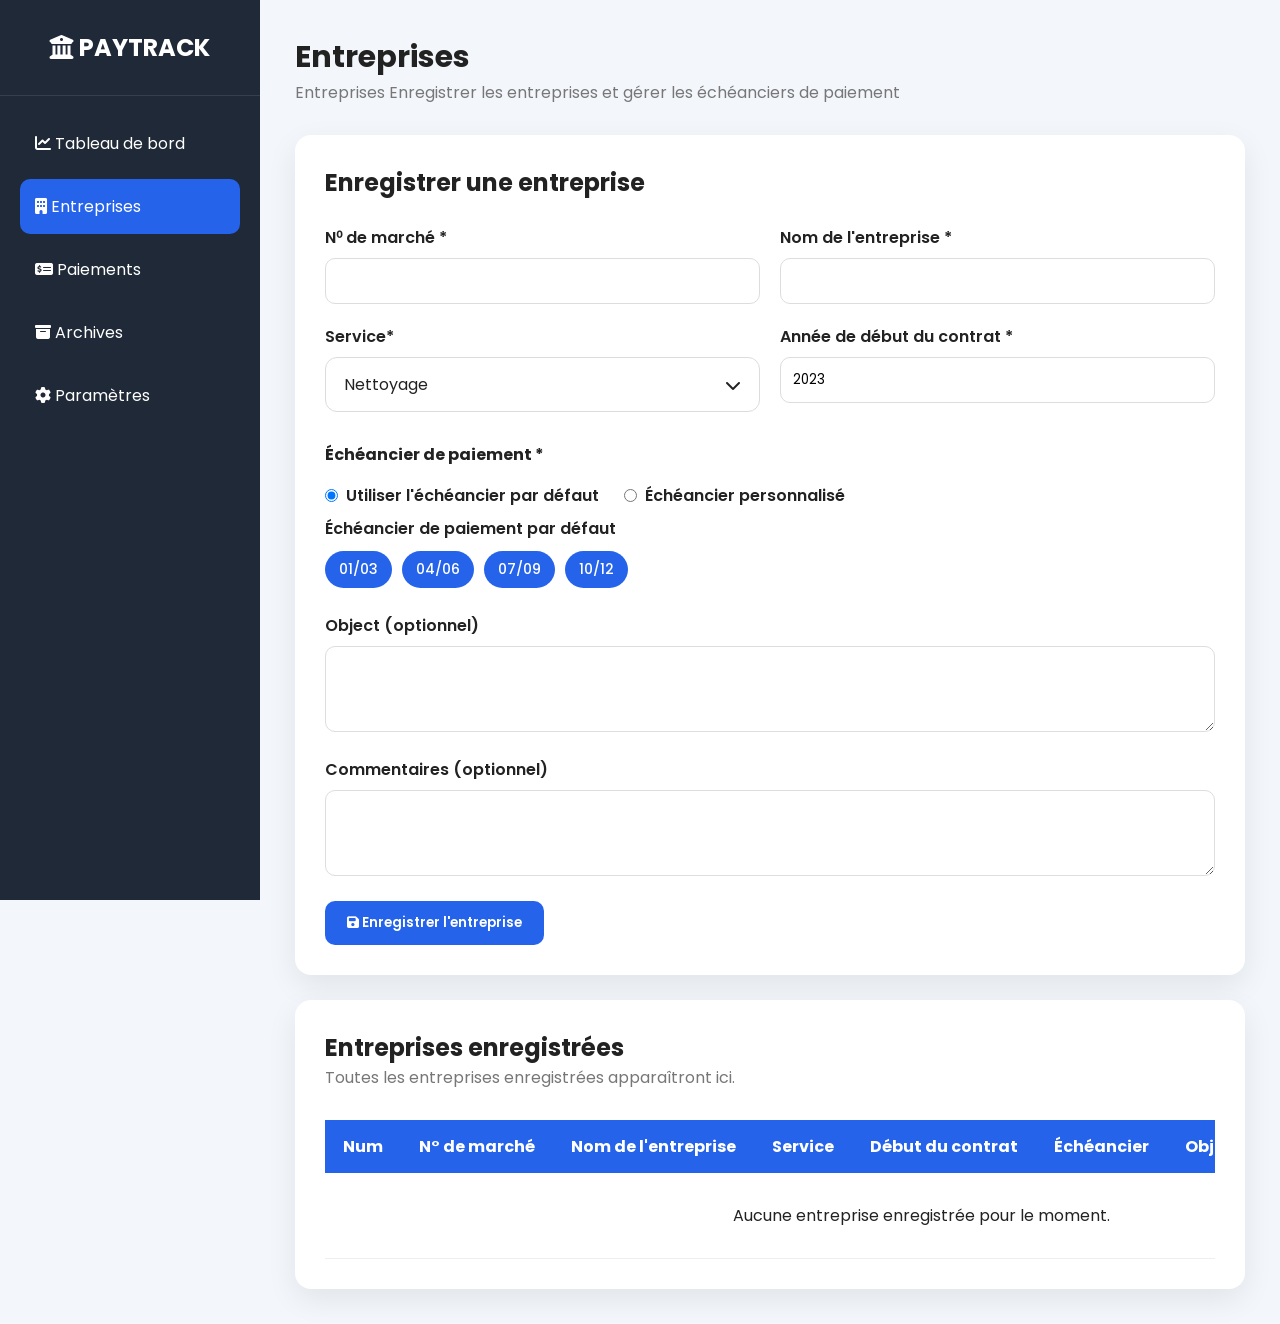
<file: companies.html>
<!DOCTYPE html>
<html lang="en">

<head>
    <meta charset="UTF-8">
    <meta name="viewport" content="width=device-width, initial-scale=1.0">
    <title>Entreprises</title>

    <link rel="stylesheet" href="css/style.css">

    <link rel="stylesheet"
        href="https://cdnjs.cloudflare.com/ajax/libs/font-awesome/6.7.2/css/all.min.css">
</head>

<body>

<div class="wrapper">

    <!-- ================= SIDEBAR ================= -->

    <aside class="sidebar">

        <div class="logo">
            <i class="fa-solid fa-building-columns"></i>
           PAYTRACK
        </div>

        <nav>

            <a href="dashboard.html">
                <i class="fa-solid fa-chart-line"></i>
                Tableau de bord
            </a>

            <a href="companies.html" class="active">
                <i class="fa-solid fa-building"></i>
                Entreprises
            </a>

            <a href="payments.html">
                <i class="fa-solid fa-money-check-dollar"></i>
                Paiements
            </a>

            <a href="archive.html">
                <i class="fa-solid fa-box-archive"></i>
               Archives
            </a>

            

            <a href="settings.html">
                <i class="fa-solid fa-gear"></i>
                Paramètres
            </a>

        </nav>

    </aside>

    <!-- ================= MAIN ================= -->

    <main class="main">

        <div class="topbar">

            <div>

                <h1>Entreprises</h1>

                <p>Entreprises
Enregistrer les entreprises et gérer les échéanciers de paiement</p>

            </div>

        </div>

        <!-- ================= COMPANY FORM ================= -->

        <div class="form-card">

            <h2>Enregistrer une entreprise</h2>

            <br>

            <form id="companyForm">

                <div class="form-grid">

                    <!-- Company Number -->

                    <div class="form-group">

                        <label>N⁰ de marché *</label>

                        <input
                            type="text"
                            id="companyNumber"
                            required>

                    </div>

                    <!-- Company Name -->

                    <div class="form-group">

                        <label>Nom de l'entreprise *</label>

                        <input
                            type="text"
                            id="companyName"
                            required>

                    </div>

                    <!-- Category -->

                    <div class="form-group">

                        <label>Service*</label>

                        <div class="custom-select">

    <div class="select-box" id="selectBox">

        <span id="selectedCategory">
           Nettoyage
        </span>

        <i class="fa-solid fa-chevron-down"></i>

    </div>

    <div class="select-menu" id="selectMenu">

        <div class="option">Nettoyage</div>

      

        <div class="option">Gardiennage</div>

        <div class="option">Restauration</div>

        <div class="option">Dar Etalib</div>

        <hr>

        <div class="add-category" id="addCategoryBtn">

    <i class="fa-solid fa-plus"></i>

    Ajouter un nouveau service

</div>

    </div>

</div>

<input
type="hidden"
id="category"
value="Nettoyage">

                    </div>

                    <!-- Start Year -->

                    <div class="form-group">

                        <label>Année de début du contrat *</label>

                        <input
                            type="number"
                            id="startYear"
                            value="2023">

                    </div>

                </div>                <!-- ================= PAYMENT SCHEDULE ================= -->

                <div class="form-group" style="margin-top:30px;">

                    <label><strong>Échéancier de paiement *</strong></label>

                    <div class="schedule-options">

                        <label>

                            <input
                                type="radio"
                                name="scheduleType"
                                value="default"
                                checked>

                           
                           Utiliser l'échéancier par défaut

                        </label>

                        <label>

                            <input
                                type="radio"
                                name="scheduleType"
                                value="custom">
                           Échéancier personnalisé

                        </label>

                    </div>

                </div>


                <!-- Default Schedule Preview -->

                <div class="form-group">

                    <label>Échéancier de paiement par défaut</label>

                    <div id="defaultSchedulePreview"
                         class="schedule-preview">

                    </div>

                </div>


                <!-- ================= CUSTOM SCHEDULE ================= -->

              
         
          
<!-- ================= CUSTOM SCHEDULE ================= -->

<div id="customSchedule" style="display:none;">

    <br>

    <h3>Échéancier personnalisé</h3>

    <br>

   <button
    type="button"
    id="addCustomPeriod"
    class="btn">

    Ajouter une période

</button>

    <br><br>

    <div id="customPeriodContainer" class="form-grid">

        <div class="form-group">
            <label>Periode 1</label>
            <input
                type="text"
                id="period1"
                placeholder="Example : Jan-Feb">
        </div>

        <div class="form-group">
            <label>Periode 2</label>
            <input
                type="text"
                id="period2"
                placeholder="Example : Mar-Jun">
        </div>

        <div class="form-group">
            <label>Periode 3</label>
            <input
                type="text"
                id="period3"
                placeholder="Example : Jul-Oct">
        </div>

        <div class="form-group">
            <label>Periode 4</label>
            <input
                type="text"
                id="period4"
                placeholder="Example : Nov-Dec">
        </div>
         


    </div>

</div>

                <br>

                <!-- ================= OBJECT ================= -->

                <div class="form-group">

                    <label>Object (optionnel)</label>

                    <textarea
                        id="companyObject"
                        rows="3"></textarea>

                </div>

                <br>

                <!-- ================= COMMENTS ================= -->

                <div class="form-group">

                    <label>Commentaires (optionnel)</label>

                    <textarea
                        id="companyComment"
                        rows="3"></textarea>

                </div>

                <br>

                <button
                    type="submit"
                    class="btn btn-primary">

                    <i class="fa-solid fa-floppy-disk"></i>

                    Enregistrer l'entreprise

                </button>

            </form>

        </div>        <!-- ================= COMPANIES TABLE ================= -->

        <div class="table-card">

            <div class="topbar">

                <div>

                    <h2>Entreprises enregistrées</h2>

                    <p>Toutes les entreprises enregistrées apparaîtront ici.</p>

                </div>

            </div>

            <div class="table-wrapper">

                <table id="companiesTable">

                    <thead>
                        <tr>
                            <th>Num</th>
                            <th>N° de marché</th>
                            <th>Nom de l'entreprise</th>
                            <th>Service</th>
                            <th>Début du contrat</th>
                            <th>Échéancier</th>
                            <th>Objet</th>
                            <th>Commentaires</th>
                            <th>Actions</th>
                        </tr>
                    </thead>

                    <tbody id="companiesTableBody">
                    </tbody>

                </table>

            </div>

        </div>

    </main>

</div>

        
<!-- ================= ADD CATEGORY MODAL ================= -->

<div id="categoryModal" class="modal">

    <div class="modal-content">

        <h2>Ajouter un nouveau service</h2>

        <br>

        <div class="form-group">

            <label>Nom de service</label>

            <input
                type="text"
                id="newCategoryName"
                placeholder="Nom de service">

        </div>

        <br>

        <h3>Échéancier de paiement par défaut</h3>

        <br>

        <div id="periodContainer">

            <div class="form-group">

                <label>Periode 1</label>

                <input
                    type="text"
                    class="newPeriod"
                    placeholder="Exemple : 01/03">

            </div>

            <div class="form-group">

                <label>Periode 2</label>

                <input
                    type="text"
                    class="newPeriod"
                    placeholder="Exemple : 04/06">

            </div>

            <div class="form-group">

                <label>Periode 3</label>

                <input
                    type="text"
                    class="newPeriod"
                    placeholder="Exemple : 07/09">

            </div>

            <div class="form-group">

                <label>Periode 4</label>

                <input
                    type="text"
                    class="newPeriod"
                    placeholder="Exemple : 10/12">

            </div>

        </div>

        <br>

        <button
            type="button"
            id="addPeriod"
            class="btn">

           
            Ajouter un periode

        </button>

        <br><br>
<button
    type="button"
    id="saveCategory"
    class="btn btn-primary">

    Enregistrer le service

</button>
       

        <button
            type="button"
            id="closeModal"
            class="btn">

           Annuler

        </button>

    </div>

</div>

<script src="js/companies.js"></script>

</body>

</html>
</file>
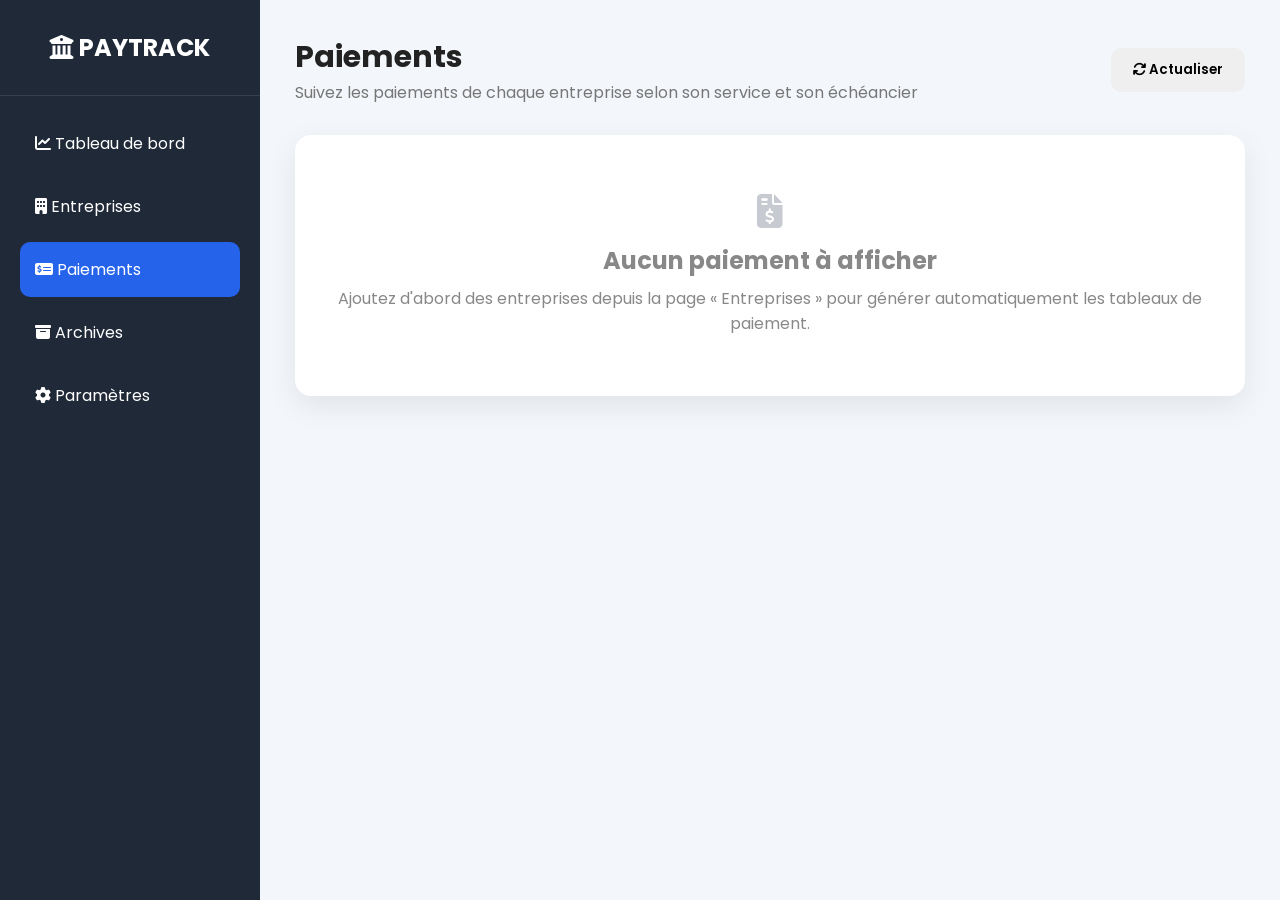
<file: payments.html>
<!DOCTYPE html>
<html lang="fr">

<head>
    <meta charset="UTF-8">
    <meta name="viewport" content="width=device-width, initial-scale=1.0">
    <title>Paiements</title>

    <link rel="stylesheet" href="css/style.css">

    <link rel="stylesheet"
        href="https://cdnjs.cloudflare.com/ajax/libs/font-awesome/6.7.2/css/all.min.css">
</head>

<body>

<div class="wrapper">

    <!-- ================= SIDEBAR ================= -->

    <aside class="sidebar">

        <div class="logo">
            <i class="fa-solid fa-building-columns"></i>
           PAYTRACK
        </div>

        <nav>

            <a href="dashboard.html">
                <i class="fa-solid fa-chart-line"></i>
                Tableau de bord
            </a>

            <a href="companies.html">
                <i class="fa-solid fa-building"></i>
                Entreprises
            </a>

            <a href="payments.html" class="active">
                <i class="fa-solid fa-money-check-dollar"></i>
                Paiements
            </a>

            <a href="archive.html">
                <i class="fa-solid fa-box-archive"></i>
               Archives
            </a>

           

            <a href="settings.html">
                <i class="fa-solid fa-gear"></i>
                Paramètres
            </a>

        </nav>

    </aside>

    <!-- ================= MAIN ================= -->

    <main class="main">

        <div class="topbar">

            <div>

                <h1>Paiements</h1>

                <p>Suivez les paiements de chaque entreprise selon son service et son échéancier</p>

            </div>

            <button type="button" id="refreshPayments" class="btn">
                <i class="fa-solid fa-arrows-rotate"></i>
                Actualiser
            </button>

        </div>

        <!-- ================= PAYMENT TABLES ================= -->

        <div id="paymentsContainer">
            <!-- Tables are generated automatically by js/payments.js -->
        </div>

    </main>

</div>

<!-- ================= DETAILS MODAL ================= -->
<!-- Shows "Objet" and "Commentaires" for a company on click,   -->
<!-- so the tables don't stay crowded with long text.           -->
<div class="modal" id="detailsModal">
    <div class="modal-content">

        <h2 id="detailsModalTitle">Détails</h2>

        <div style="margin-top:18px;">
            <p style="font-weight:600; color:#2563eb; margin-bottom:6px;">
                <i class="fa-solid fa-file-lines"></i> Objet
            </p>
            <p id="detailsModalObject" style="margin-bottom:18px; color:#444; line-height:1.5;"></p>

            <p style="font-weight:600; color:#2563eb; margin-bottom:6px;">
                <i class="fa-solid fa-comment"></i> Commentaires
            </p>
            <p id="detailsModalComment" style="color:#444; line-height:1.5;"></p>
        </div>

        <div style="text-align:right; margin-top:25px;">
            <button type="button" class="btn btn-primary" id="closeDetailsModal">Fermer</button>
        </div>

    </div>
</div>

<script src="js/payments.js"></script>

</body>

</html>
</file>
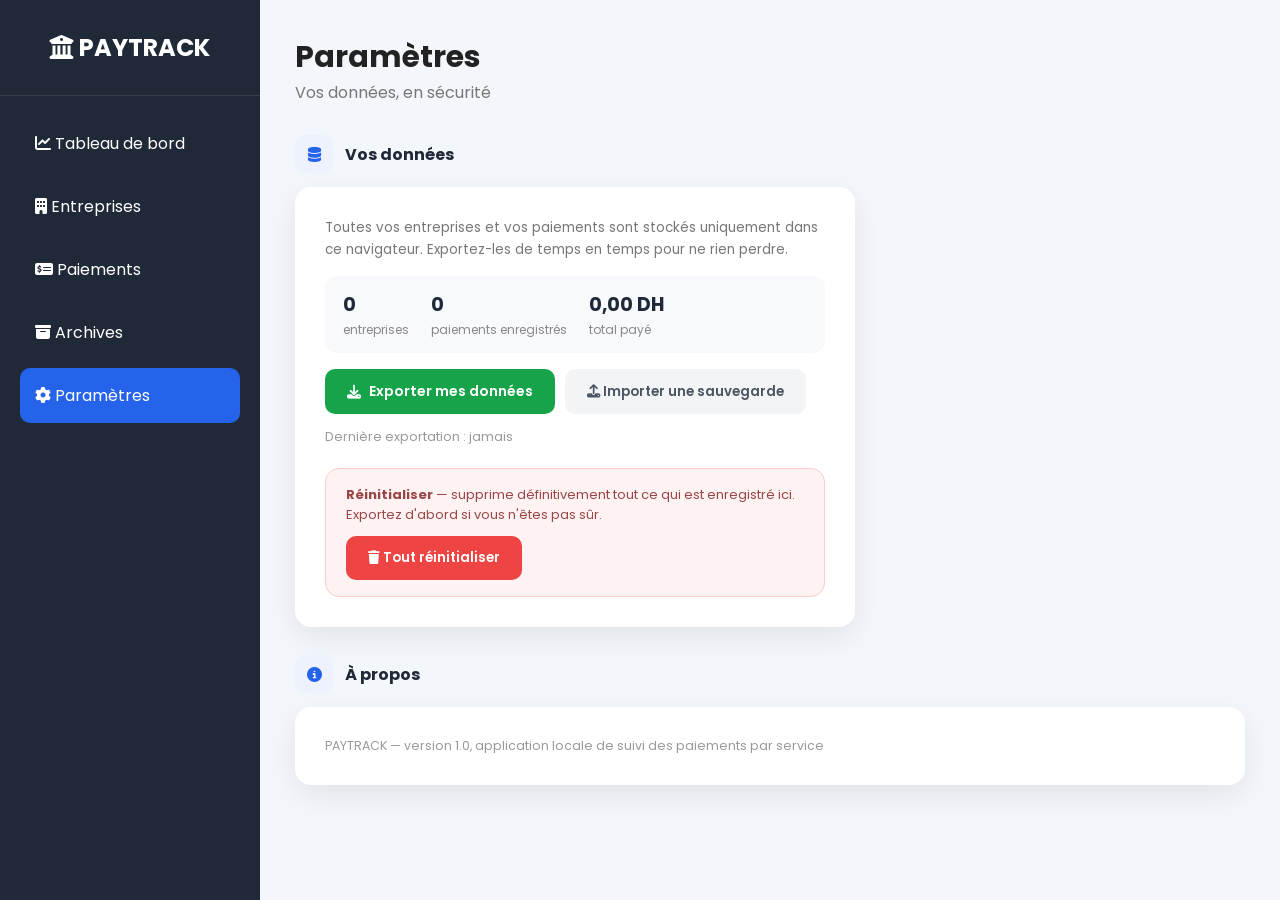
<file: settings.html>
<!DOCTYPE html>
<html lang="fr">

<head>
    <meta charset="UTF-8">
    <meta name="viewport" content="width=device-width, initial-scale=1.0">
    <title>Paramètres</title>

    <link rel="stylesheet" href="css/style.css">

    <link rel="stylesheet"
        href="https://cdnjs.cloudflare.com/ajax/libs/font-awesome/6.7.2/css/all.min.css">

    <style>
        .settings-card{ max-width:560px; }
        .settings-card .btn-row{ display:flex; gap:10px; flex-wrap:wrap; margin-top:16px; }
        .settings-card p.desc{ color:#777; font-size:13.5px; line-height:1.6; margin-bottom:0; }
        .settings-card .last-action{ font-size:12.5px; color:#999; margin-top:14px; }

        .data-summary{
            display:flex; gap:22px; background:#f8f9fc; border-radius:12px;
            padding:14px 18px; margin:16px 0 4px 0;
        }
        .data-summary .stat .val{ font-size:19px; font-weight:700; color:#1f2937; }
        .data-summary .stat .lbl{ font-size:12px; color:#888; margin-top:2px; }

        .danger-box{
            border:1px solid #fecaca; background:#fef2f2; border-radius:14px;
            padding:16px 20px; margin-top:22px;
        }
        .danger-box p{ margin:0 0 12px 0; font-size:13px; color:#9a4646; line-height:1.5; }

        .about-grid{ display:grid; grid-template-columns:repeat(2,1fr); gap:18px; max-width:560px; }
        .about-stat{ background:#f8f9fc; border-radius:12px; padding:16px 18px; }
        .about-stat .val{ font-size:20px; font-weight:700; color:#1f2937; }
        .about-stat .lbl{ font-size:12.5px; color:#888; margin-top:4px; }
        .about-version{ font-size:12.5px; color:#999; margin-top:14px; }

        .settings-section{ margin-bottom:28px; }
        .settings-section-head{ display:flex; align-items:center; gap:12px; margin-bottom:14px; }
        .settings-section-head i{
            width:38px; height:38px; border-radius:10px;
            background:#eef2ff; color:#2563eb;
            display:flex; align-items:center; justify-content:center; font-size:15px; flex-shrink:0;
        }
        .settings-section-head h2{ font-size:16px; color:#1f2937; }

        #importFileInput{ display:none; }

        .settings-toast{
            position:fixed; bottom:28px; right:28px;
            background:#1f2937; color:#fff; padding:13px 20px; border-radius:10px;
            font-size:13.5px; font-weight:600; box-shadow:0 10px 30px rgba(0,0,0,.2);
            display:flex; align-items:center; gap:10px;
            opacity:0; transform:translateY(10px); pointer-events:none;
            transition:.25s; z-index:9999; max-width:360px;
        }
        .settings-toast.show{ opacity:1; transform:translateY(0); }
        .settings-toast i{ color:#4ade80; }
        .settings-toast.error i{ color:#f87171; }

        /* ---- custom modal (replaces browser confirm/prompt for reset) ---- */
        .modal-overlay{
            position:fixed; inset:0; background:rgba(17,24,39,.55);
            display:none; align-items:center; justify-content:center; z-index:10000;
        }
        .modal-overlay.show{ display:flex; }
        .modal-box{
            background:#fff; border-radius:16px; padding:26px 28px; width:400px; max-width:90vw;
            box-shadow:0 20px 60px rgba(0,0,0,.25);
        }
        .modal-box .modal-icon{
            width:46px; height:46px; border-radius:50%; background:#fef2f2; color:#dc2626;
            display:flex; align-items:center; justify-content:center; font-size:19px; margin-bottom:14px;
        }
        .modal-box h3{ font-size:16px; color:#1f2937; margin-bottom:8px; }
        .modal-box p{ font-size:13.5px; color:#666; line-height:1.55; margin-bottom:16px; }
        .modal-box label{ font-size:12.5px; font-weight:600; color:#333; display:block; margin-bottom:6px; }
        .modal-box input{
            width:100%; padding:10px 12px; border:1px solid #ddd; border-radius:8px; font-size:14px; margin-bottom:18px;
        }
        .modal-box .modal-actions{ display:flex; justify-content:flex-end; gap:10px; }
    </style>
</head>

<body>

<div class="wrapper">

    <aside class="sidebar">
        <div class="logo">
            <i class="fa-solid fa-building-columns"></i>
           PAYTRACK
        </div>
        <nav>
            <a href="dashboard.html">
                <i class="fa-solid fa-chart-line"></i>
                Tableau de bord
            </a>
            <a href="companies.html">
                <i class="fa-solid fa-building"></i>
                Entreprises
            </a>
            <a href="payments.html">
                <i class="fa-solid fa-money-check-dollar"></i>
                Paiements
            </a>
            <a href="archive.html">
                <i class="fa-solid fa-box-archive"></i>
               Archives
            </a>
            <a href="settings.html" class="active">
                <i class="fa-solid fa-gear"></i>
                Paramètres
            </a>
        </nav>
    </aside>

    <main class="main">

        <div class="topbar">
            <div>
                <h1>Paramètres</h1>
                <p>Vos données, en sécurité</p>
            </div>
        </div>

        <!-- ================= DONNEES ================= -->
        <div class="settings-section">
            <div class="settings-section-head">
                <i class="fa-solid fa-database"></i>
                <h2>Vos données</h2>
            </div>

            <div class="form-card settings-card">
                <p class="desc">
                    Toutes vos entreprises et vos paiements sont stockés uniquement dans ce navigateur.
                    Exportez-les de temps en temps pour ne rien perdre.
                </p>

                <div class="data-summary" id="settDataSummary"></div>

                <div class="btn-row">
                    <button type="button" class="btn btn-export btn-export-excel" id="settExportBtn">
                        <i class="fa-solid fa-download"></i> Exporter mes données
                    </button>
                    <button type="button" class="btn btn-ghost" id="settImportBtn">
                        <i class="fa-solid fa-upload"></i> Importer une sauvegarde
                    </button>
                    <input type="file" id="importFileInput" accept="application/json">
                </div>

                <p class="last-action" id="settLastExport">Dernière exportation : jamais</p>

                <div class="danger-box">
                    <p><strong>Réinitialiser</strong> — supprime définitivement tout ce qui est enregistré ici. Exportez d'abord si vous n'êtes pas sûr.</p>
                    <button type="button" class="btn btn-danger" id="settResetBtn">
                        <i class="fa-solid fa-trash"></i> Tout réinitialiser
                    </button>
                </div>
            </div>
        </div>

        <!-- ================= A PROPOS ================= -->
        <div class="settings-section">
            <div class="settings-section-head">
                <i class="fa-solid fa-circle-info"></i>
                <h2>À propos</h2>
            </div>

            <div class="form-card">
                <p class="about-version" style="margin-top:0;">PAYTRACK — version 1.0, application locale de suivi des paiements par service</p>
            </div>
        </div>

    </main>

</div>

<div class="settings-toast" id="settToast"><i class="fa-solid fa-circle-check"></i> <span id="settToastText"></span></div>

<!-- ================= RESET MODAL ================= -->
<div class="modal-overlay" id="resetModalOverlay">
    <div class="modal-box">
        <div class="modal-icon"><i class="fa-solid fa-triangle-exclamation"></i></div>
        <h3>Réinitialiser toutes les données ?</h3>
        <p id="resetModalText">Cette action supprime définitivement vos entreprises, paiements et archives de ce navigateur. Elle est irréversible.</p>
        <label for="resetConfirmInput">Tapez <strong>SUPPRIMER</strong> pour confirmer</label>
        <input type="text" id="resetConfirmInput" autocomplete="off">
        <div class="modal-actions">
            <button type="button" class="btn btn-ghost" id="resetCancelBtn">Annuler</button>
            <button type="button" class="btn btn-danger" id="resetConfirmBtn">Réinitialiser</button>
        </div>
    </div>
</div>

<script src="js/settings.js"></script>
</body>

</html>
</file>
<file: css/style.css>
/* ===== GOOGLE FONT ===== */

@import url('https://fonts.googleapis.com/css2?family=Poppins:wght@300;400;500;600;700&display=swap');

*{
    margin:0;
    padding:0;
    box-sizing:border-box;
    font-family:'Poppins',sans-serif;
}

body{

    background:#f3f6fb;

    color:#222;

}

a{

    text-decoration:none;

    color:inherit;

}

button{

    cursor:pointer;

    border:none;

}

input,
select,
textarea{

    font-family:inherit;

}

.wrapper{

    display:flex;

    min-height:100vh;

}/* ===== SIDEBAR ===== */

.sidebar{

    width:260px;

    background:#1f2937;

    color:white;

    display:flex;

    flex-direction:column;

    position:fixed;

    top:0;

    left:0;

    bottom:0;

}

.logo{

    padding:30px;

    font-size:24px;

    font-weight:700;

    text-align:center;

    border-bottom:1px solid rgba(255,255,255,.1);

}

.sidebar nav{

    display:flex;

    flex-direction:column;

    padding:20px;

}

.sidebar nav a{

    padding:15px;

    margin-bottom:8px;

    border-radius:10px;

    transition:.3s;

}

.sidebar nav a:hover{

    background:#374151;

}

.sidebar nav a.active{

    background:#2563eb;

}/* ===== MAIN ===== */

.main{

    margin-left:260px;

    flex:1;

    min-width:0;

    padding:35px;

}

.topbar{

    display:flex;

    justify-content:space-between;

    align-items:center;

    margin-bottom:30px;

}

.topbar h1{

    font-size:30px;

}

.topbar p{

    color:#777;

}/* ===== BUTTON ===== */

.btn{

    padding:12px 22px;

    border-radius:10px;

    font-weight:600;

}

.btn-primary{

    background:#2563eb;

    color:white;

}

.btn-primary:hover{

    background:#1d4ed8;

}/* ===== FORM ===== */

.form-card{

    background:white;

    border-radius:16px;

    padding:30px;

    margin-bottom:25px;

    box-shadow:0 10px 30px rgba(0,0,0,.08);

}

.form-grid{

    display:grid;

    grid-template-columns:repeat(2,1fr);

    gap:20px;

}

.form-grid > .form-group{

    min-width:0;

}

.form-group{

    display:flex;

    flex-direction:column;

}

.form-group label{

    margin-bottom:8px;

    font-weight:600;

}

.form-group input,
.form-group select,
.form-group textarea{

    padding:12px;

    border:1px solid #ddd;

    border-radius:10px;

}

textarea{

    resize:vertical;

}/* ===== TABLE ===== */

.table-card{

    background:white;

    padding:30px;

    border-radius:16px;

    box-shadow:0 10px 30px rgba(0,0,0,.08);

    overflow:auto;

}

table{

    width:100%;

    border-collapse:collapse;

}

th{

    background:#2563eb;

    color:white;

    padding:14px;

}

td{

    padding:14px;

    border-bottom:1px solid #eee;

}

tr:hover{

    background:#f8f9fc;

}/* ===========================
   PAYMENT SCHEDULE
=========================== */

.schedule-options{

    display:flex;

    gap:25px;

    margin-top:8px;

}

.schedule-options label{

    display:flex;

    align-items:center;

    gap:8px;

    cursor:pointer;

}

.schedule-preview{

    display:flex;

    gap:10px;

    flex-wrap:wrap;

    margin-top:10px;

}

.schedule-preview span{

    background:#2563eb;

    color:white;

    padding:8px 14px;

    border-radius:30px;

    font-size:14px;

    font-weight:500;

}/* ===========================
   CUSTOM CATEGORY SELECT
=========================== */

.custom-select{
    position:relative;
    width:100%;
    min-width:0;
}

.select-box{
    height:55px;
    border:1px solid #dcdcdc;
    border-radius:12px;
    padding:0 18px;
    background:#fff;
    display:flex;
    justify-content:space-between;
    align-items:center;
    cursor:pointer;
    transition:.3s;
}

.select-box:hover{
    border-color:#4f46e5;
}

.select-menu{
    position:absolute;
    top:60px;
    left:0;
    width:100%;
    background:white;
    border-radius:12px;
    box-shadow:0 15px 35px rgba(0,0,0,.15);
    display:none;
    z-index:999;
    overflow:hidden;
}

.select-menu.show{
    display:block;
}

.option{
    padding:15px 18px;
    cursor:pointer;
    transition:.2s;
}

.option:hover{
    background:#eef2ff;
    color:#4f46e5;
}

.add-category{
    padding:15px 18px;
    color:#4f46e5;
    font-weight:600;
    cursor:pointer;
    background:#fafafa;
}

.add-category:hover{
    background:#eef2ff;
}

.select-menu hr{
    border:none;
    border-top:1px solid #ececec;
}/* Modal */

.modal{

    display:none;

    position:fixed;

    top:0;
    left:0;

    width:100%;
    height:100%;

    background:rgba(0,0,0,.4);

    justify-content:center;
    align-items:center;

    overflow-y:auto;

    padding:25px;

    z-index:5000;

}

.modal.show{

    display:flex;

}

.modal-content{

    width:600px;

    max-width:95%;

    max-height:90vh;

    overflow-y:auto;

    background:white;

    padding:30px;

    border-radius:15px;

}
.btn-edit{
    background:#f59e0b;
    color:#fff;
    margin-right:8px;
}

.btn-edit:hover{
    background:#d97706;
}


#companiesTable{
    table-layout:fixed;
}
#companiesTable td{
    padding:14px;
    border-bottom:1px solid #eee;

    max-width:220px;
    overflow:hidden;
    text-overflow:ellipsis;
    white-space:nowrap;
}
.action-buttons{
    display:flex;
    flex-direction:column;
    gap:8px;
    align-items:center;
}

.action-buttons .btn{
    width:100px;
}


.btn-warning{
    background:#f59e0b;
    color:white;
}

.btn-warning:hover{
    background:#d97706;
}

.btn-danger{
    background:#ef4444;
    color:white;
}

.btn-danger:hover{
    background:#dc2626;
}.table-wrapper{
    width:100%;
    overflow-x:auto;
}

#companiesTable{
    width:max-content;
    min-width:100%;
    border-collapse:collapse;
}

#companiesTable th,
#companiesTable td{
    padding:14px 18px;
    white-space:nowrap;
}#companiesTable td:nth-child(7),
#companiesTable td:nth-child(8){

    min-width:250px;

    max-width:350px;

    white-space:normal;

    word-break:break-word;
}#companiesTable td:last-child{

    min-width:180px;

    text-align:center;
}.action-buttons{

    display:flex;

    flex-direction:column;

    gap:8px;
}

/* ===========================
   PAYMENTS PAGE
=========================== */

/* Roomy layout: columns size to fit their widest content (never
   crammed or truncated) and the table simply scrolls horizontally
   if it doesn't all fit — see .table-wrapper. */
.payments-table{
    border-collapse:separate;
    border-spacing:0;
    table-layout:auto;
}

.payments-table th,
.payments-table td{
    padding:16px 20px;
    vertical-align:middle;
}

.payments-table td{
    white-space:nowrap;
}

.payments-table th:nth-child(3),
.payments-table td:nth-child(3){
    min-width:200px;
    white-space:normal;
}

.payments-table th:nth-child(2),
.payments-table td:nth-child(2){
    min-width:130px;
}

.period-cell{
    min-width:180px;
}

.payment-input{
    width:100%;
    min-width:130px;
    padding:11px 14px;
    border:1px solid #ddd;
    border-radius:8px;
    text-align:right;
    font-family:inherit;
    font-size:14px;
    font-variant-numeric:tabular-nums;
}

.payment-input:focus{
    outline:none;
    border-color:#4f46e5;
    box-shadow:0 0 0 3px rgba(79,70,229,.15);
}

.totals-row td{
    background:#f3f6fb;
    font-weight:700;
    border-top:2px solid #e2e8f0;
}

.year-total-cell,
.year-grand-total,
.row-total,
.grand-total,
.period-total{
    min-width:150px;
    font-size:15px;
    font-variant-numeric:tabular-nums;
    letter-spacing:.2px;
}

.period-total{
    font-weight:700;
    color:#2563eb;
    text-align:right;
}


/* ===========================
   PAYMENTS — SERVICE SECTIONS
=========================== */

.service-section{
    margin-bottom:40px;
}

.service-heading h2{
    font-size:22px;
    color:#1f2937;
    margin-bottom:16px;
    display:flex;
    align-items:center;
    gap:10px;
}

.service-heading h2 i{
    color:#2563eb;
}

.subgroup-subtitle{
    color:#777;
    font-size:14px;
    margin-bottom:10px;
    display:flex;
    align-items:center;
    gap:8px;
}

/* ===========================
   PAYMENTS — EDITABLE PERIODS
=========================== */

.schedule-preview-row{
    display:flex;
    justify-content:space-between;
    align-items:center;
    gap:12px;
    flex-wrap:wrap;
    margin-bottom:16px;
}

.btn-add-period{
    background:#eef2ff;
    color:#4f46e5;
    padding:8px 16px;
    border-radius:30px;
    font-size:14px;
    font-weight:600;
    white-space:nowrap;
    display:inline-flex;
    align-items:center;
    gap:8px;
}

.btn-add-period:hover{
    background:#c7d2fe;
}

.period-header-cell{
    min-width:180px;
}

.period-header{
    display:flex;
    align-items:center;
    gap:8px;
}

.period-label-input{
    flex:1;
    min-width:0;
    background:rgba(255,255,255,.15);
    border:1px solid rgba(255,255,255,.35);
    color:white;
    border-radius:6px;
    padding:6px 8px;
    font-size:13px;
    font-weight:600;
}

.period-label-input::placeholder{
    color:rgba(255,255,255,.7);
}

.period-label-input:focus{
    outline:none;
    border-color:white;
    background:rgba(255,255,255,.25);
}

.period-remove-btn{
    background:rgba(255,255,255,.15);
    color:white;
    width:24px;
    height:24px;
    border-radius:6px;
    flex-shrink:0;
    display:flex;
    align-items:center;
    justify-content:center;
    font-size:11px;
}

.period-remove-btn:hover{
    background:rgba(239,68,68,.9);
}

/* ===========================
   PAYMENTS — YEAR TABS
=========================== */

.year-tabs{
    display:flex;
    gap:8px;
    flex-wrap:wrap;
    margin-bottom:20px;
}

.year-tab{
    background:#eef2ff;
    color:#4f46e5;
    padding:8px 18px;
    border-radius:30px;
    font-weight:600;
    font-size:14px;
    transition:.2s;
}

.year-tab:hover{
    background:#c7d2fe;
}

.year-tab.active{
    background:#2563eb;
    color:white;
}

.payment-input:disabled{
    background:#f3f4f6;
    color:#9ca3af;
    cursor:not-allowed;
}

.year-total-cell,
.year-grand-total{
    font-weight:700;
    color:#2563eb;
    text-align:right;
    background:#eef2ff;
}

.row-total,
.grand-total{
    font-weight:700;
    color:#16a34a;
    text-align:right;
    background:#f0fdf4;
}

/* ===========================
   PAYMENTS — ROW MENU (⋮)
=========================== */

.row-menu-btn{
    background:#f3f4f6;
    color:#4b5563;
    width:34px;
    height:34px;
    border-radius:8px;
    font-size:15px;
    display:inline-flex;
    align-items:center;
    justify-content:center;
    transition:.2s;
}

.row-menu-btn:hover,
.row-menu-btn.active{
    background:#e0e7ff;
    color:#4f46e5;
}

.row-menu-popover{
    position:fixed;
    width:190px;
    background:white;
    border-radius:10px;
    box-shadow:0 12px 30px rgba(0,0,0,.18);
    overflow:hidden;
    z-index:6000;
    display:flex;
    flex-direction:column;
}

.row-menu-item{
    display:flex;
    align-items:center;
    gap:10px;
    padding:12px 16px;
    text-align:left;
    font-size:14px;
    color:#333;
    background:white;
    width:100%;
}

.row-menu-item:hover{
    background:#f3f6fb;
}

.row-menu-item i{
    width:16px;
    color:#4f46e5;
}

.row-menu-danger{
    color:#ef4444;
}

.row-menu-danger i{
    color:#ef4444;
}
/* ===========================
   ARCHIVE PAGE
=========================== */

.btn-ghost{
    background:#f3f4f6;
    color:#4b5563;
    font-weight:600;
}

.btn-ghost:hover{
    background:#e5e7eb;
}

.archive-toolbar{
    display:flex;
    align-items:center;
    gap:16px;
    flex-wrap:wrap;
    margin-bottom:22px;
}

.archive-search{
    display:flex;
    align-items:center;
    gap:10px;
    background:white;
    border:1px solid #ddd;
    border-radius:10px;
    padding:0 16px;
    height:48px;
    flex:1;
    min-width:240px;
    color:#999;
}

.archive-search input{
    border:none;
    height:100%;
    flex:1;
    font-size:14px;
    color:#222;
}

.archive-search input:focus{
    outline:none;
}

.archive-filter{
    display:flex;
    align-items:center;
    gap:8px;
    font-size:14px;
    font-weight:600;
    color:#555;
}

.archive-filter select{
    height:48px;
    padding:0 14px;
    border:1px solid #ddd;
    border-radius:10px;
    background:white;
    font-size:14px;
    font-weight:500;
    color:#222;
}

.archive-count{
    color:#777;
    font-size:14px;
    font-weight:600;
    white-space:nowrap;
    margin-left:auto;
}

/* Row highlight — click anywhere on a row to mark it for review. */
.archive-table tbody tr{
    cursor:pointer;
    transition:.15s;
}

.archive-table tbody tr.row-highlighted{
    background:#fef9c3;
}

.archive-table tbody tr.row-highlighted:hover{
    background:#fef08a;
}

/* Column highlight — click a header to mark a whole column for comparison. */
.archive-col-header{
    cursor:pointer;
    user-select:none;
    position:relative;
}

.archive-col-header:hover{
    background:#1d4ed8;
}

.archive-col-header.col-highlighted-header{
    background:#4f46e5;
}

.archive-table td.col-highlighted{
    background:#eef2ff;
}

/* Row + column intersection gets its own distinct color. */
.archive-table tr.row-highlighted td.col-highlighted{
    background:#d9f99d;
}

.archive-table .row-menu-btn{
    background:#eef2ff;
    color:#4f46e5;
    width:34px;
    height:34px;
    border-radius:8px;
}

.archive-table .row-menu-btn:hover{
    background:#c7d2fe;
}

/* ----- professional table polish ----- */

.archive-table thead th{
    position:sticky;
    top:0;
    z-index:10;
    font-size:13px;
    letter-spacing:.3px;
    text-transform:uppercase;
    font-weight:700;
}

.archive-table tbody tr:nth-child(even){
    background:#fafbfd;
}

.archive-table tbody tr:nth-child(even):hover{
    background:#f3f6fb;
}

.archive-table tbody td{
    font-size:14px;
}

.muted-dash{
    color:#aaa;
}

.service-tag{
    display:inline-block;
    background:#eef2ff;
    color:#4338ca;
    padding:5px 12px;
    border-radius:20px;
    font-size:13px;
    font-weight:600;
}

.schedule-badge{
    display:inline-flex;
    align-items:center;
    gap:8px;
    background:#eef2ff;
    color:#4f46e5;
    padding:6px 14px;
    border-radius:20px;
    font-size:13px;
    font-weight:600;
    cursor:default;
}

.schedule-badge i{
    font-size:12px;
}

.total-paid{
    color:#16a34a;
    font-weight:700;
}

.total-empty{
    color:#9ca3af;
    font-weight:600;
}

/* ----- export button group ----- */

.export-group{
    display:flex;
    gap:8px;
}

.btn-export{
    display:inline-flex;
    align-items:center;
    gap:8px;
    color:white;
    font-weight:600;
    font-size:14px;
}

.btn-export-pdf{
    background:#dc2626;
}

.btn-export-pdf:hover{
    background:#b91c1c;
}

.btn-export-excel{
    background:#16a34a;
}

.btn-export-excel:hover{
    background:#15803d;
}

.btn-export-word{
    background:#2563eb;
}

.btn-export-word:hover{
    background:#1d4ed8;
}

/* ----- details modal: identity strip + payment history ----- */

.details-meta{
    display:flex;
    flex-wrap:wrap;
    gap:16px;
    padding-bottom:16px;
    margin-bottom:16px;
    border-bottom:1px solid #eee;
    font-size:14px;
    color:#555;
    font-weight:600;
}

.details-meta i{
    color:#2563eb;
    margin-right:6px;
}

.details-section{
    margin-bottom:20px;
}

.details-label{
    font-weight:600;
    color:#2563eb;
    margin-bottom:8px;
}

.details-section p{
    color:#444;
    line-height:1.5;
}

.history-year-block{
    background:#f8f9fc;
    border-radius:10px;
    padding:12px 16px;
    margin-bottom:10px;
}

.history-year-heading{
    display:flex;
    justify-content:space-between;
    align-items:center;
    font-weight:700;
    color:#1f2937;
    margin-bottom:8px;
}

.history-year-total{
    color:#2563eb;
}

.history-table{
    width:100%;
    border-collapse:collapse;
}

.history-table tr td{
    padding:6px 0;
    border-bottom:1px dashed #e2e8f0;
    font-size:13px;
    color:#444;
}

.history-table tr:last-child td{
    border-bottom:none;
}

.history-amount{
    text-align:right;
    font-weight:600;
    font-variant-numeric:tabular-nums;
}

.history-grand-total{
    text-align:right;
    font-size:15px;
    color:#1f2937;
    padding-top:8px;
    border-top:2px solid #e2e8f0;
}

.history-grand-total strong{
    color:#16a34a;
}

/* ===========================
   REPORTS PAGE
=========================== */

.reports-toolbar{
    margin-bottom:26px;
}

/* ----- KPI cards ----- */

.kpi-grid{
    display:grid;
    grid-template-columns:repeat(4,1fr);
    gap:18px;
    margin-bottom:26px;
}

@media (max-width:1100px){
    .kpi-grid{ grid-template-columns:repeat(2,1fr); }
}

.kpi-card{
    background:white;
    border-radius:16px;
    padding:22px;
    box-shadow:0 10px 30px rgba(0,0,0,.06);
    display:flex;
    align-items:flex-start;
    gap:16px;
}

.kpi-icon{
    width:48px;
    height:48px;
    border-radius:12px;
    display:flex;
    align-items:center;
    justify-content:center;
    font-size:18px;
    flex-shrink:0;
}

.kpi-body{
    min-width:0;
}

.kpi-label{
    font-size:13px;
    color:#777;
    font-weight:600;
    margin-bottom:6px;
}

.kpi-value{
    font-size:22px;
    font-weight:700;
    color:#1f2937;
    line-height:1.2;
    word-break:break-word;
}

.kpi-hint{
    font-size:12px;
    color:#999;
    margin-top:4px;
}

/* ----- chart cards ----- */

.charts-row{
    display:grid;
    grid-template-columns:1fr 1fr;
    gap:20px;
    margin-bottom:20px;
}

@media (max-width:1100px){
    .charts-row{ grid-template-columns:1fr; }
}

.chart-card{
    background:white;
    border-radius:16px;
    padding:24px;
    box-shadow:0 10px 30px rgba(0,0,0,.06);
    min-width:0;
}

.chart-card h3{
    font-size:15px;
    color:#333;
    margin-bottom:18px;
    display:flex;
    align-items:center;
    gap:10px;
}

.chart-card h3 i{
    color:#2563eb;
}

.chart-canvas-wrap{
    position:relative;
    height:260px;
}

.chart-empty{
    text-align:center;
    color:#999;
    padding:40px 10px;
    font-size:14px;
}

.chart-empty-ok{
    color:#16a34a;
    font-weight:600;
}

.chart-empty-ok i{
    display:block;
    font-size:26px;
    margin-bottom:10px;
}

/* ----- leaderboard ----- */

.rank-list{
    display:flex;
    flex-direction:column;
    gap:10px;
}

.rank-item{
    display:flex;
    align-items:center;
    gap:14px;
    padding:12px;
    border-radius:12px;
    background:#f8f9fc;
}

.rank-badge{
    width:32px;
    height:32px;
    border-radius:50%;
    display:flex;
    align-items:center;
    justify-content:center;
    font-weight:700;
    font-size:13px;
    color:white;
    flex-shrink:0;
}

.rank-gold{ background:#d97706; }
.rank-silver{ background:#94a3b8; }
.rank-bronze{ background:#b45309; }
.rank-default{ background:#2563eb; }

.rank-info{
    flex:1;
    min-width:0;
}

.rank-name{
    font-weight:600;
    color:#1f2937;
    font-size:14px;
    white-space:nowrap;
    overflow:hidden;
    text-overflow:ellipsis;
}

.rank-meta{
    display:flex;
    align-items:center;
    gap:8px;
    margin-top:4px;
}

.rank-market-no{
    font-size:12px;
    color:#999;
}

.rank-amount{
    font-weight:700;
    color:#16a34a;
    white-space:nowrap;
    font-variant-numeric:tabular-nums;
}

/* ----- category donut chart ----- */

.donut-wrap{
    display:flex;
    align-items:center;
    gap:24px;
    flex-wrap:wrap;
}

.donut-svg{
    width:180px;
    height:180px;
    flex-shrink:0;
}

.donut-pct-label{
    font-size:11px;
    font-weight:700;
    fill:#fff;
    paint-order:stroke;
    stroke:rgba(0,0,0,.18);
    stroke-width:2px;
}

.donut-legend{
    display:flex;
    flex-direction:column;
    gap:12px;
    flex:1;
    min-width:180px;
}

.donut-legend-item{
    display:flex;
    align-items:center;
    gap:10px;
    font-size:13px;
}

.donut-legend-dot{
    width:11px;
    height:11px;
    border-radius:50%;
    flex-shrink:0;
}

.donut-legend-name{
    color:#333;
    font-weight:600;
    flex:1;
    min-width:0;
    overflow:hidden;
    text-overflow:ellipsis;
    white-space:nowrap;
}

.donut-legend-amount{
    color:#666;
    white-space:nowrap;
    font-variant-numeric:tabular-nums;
}

.donut-legend-pct{
    color:#999;
    font-weight:700;
    width:38px;
    text-align:right;
    flex-shrink:0;
}

/* ----- pending payments table ----- */

.pending-table{
    width:100%;
    border-collapse:collapse;
}

.pending-table th{
    background:#dc2626;
    color:white;
    padding:12px 14px;
    font-size:13px;
    text-align:left;
    white-space:nowrap;
}

.pending-table td{
    padding:12px 14px;
    border-bottom:1px solid #fee2e2;
    font-size:14px;
    white-space:nowrap;
}

.pending-table tbody tr:nth-child(even){
    background:#fef2f2;
}

.pending-table tbody tr:hover{
    background:#fee2e2;
}

.pending-badge{
    display:inline-flex;
    align-items:center;
    gap:6px;
    background:#fee2e2;
    color:#b91c1c;
    padding:5px 12px;
    border-radius:20px;
    font-size:12px;
    font-weight:600;
}

/* ===========================
   DASHBOARD PAGE
=========================== */

.quick-actions{
    display:grid;
    grid-template-columns:repeat(4,1fr);
    gap:16px;
    margin-bottom:26px;
}

@media (max-width:1100px){
    .quick-actions{ grid-template-columns:repeat(2,1fr); }
}

.quick-action{
    background:white;
    border-radius:14px;
    padding:20px;
    box-shadow:0 8px 22px rgba(0,0,0,.05);
    display:flex;
    flex-direction:column;
    align-items:flex-start;
    gap:12px;
    font-weight:600;
    color:#1f2937;
    transition:.2s;
    border:1px solid transparent;
}

.quick-action:hover{
    transform:translateY(-2px);
    box-shadow:0 12px 28px rgba(37,99,235,.15);
    border-color:#dbeafe;
}

.quick-action i{
    width:42px;
    height:42px;
    border-radius:10px;
    background:#eef2ff;
    color:#2563eb;
    display:flex;
    align-items:center;
    justify-content:center;
    font-size:16px;
}

.dash-todo-items{
    display:flex;
    flex-direction:column;
    gap:10px;
}

.dash-todo-item{
    display:flex;
    align-items:flex-start;
    gap:12px;
    padding:12px;
    border-radius:12px;
    background:#fef2f2;
}

.dash-todo-item i{
    color:#dc2626;
    margin-top:3px;
}

.dash-todo-name{
    font-weight:600;
    color:#1f2937;
    font-size:14px;
}

.dash-todo-meta{
    display:flex;
    align-items:center;
    gap:8px;
    font-size:12px;
    color:#777;
    margin-top:4px;
    flex-wrap:wrap;
}

.dash-see-all{
    display:inline-flex;
    align-items:center;
    gap:8px;
    margin-top:14px;
    font-size:13px;
    font-weight:600;
    color:#2563eb;
}

.dash-see-all:hover{
    text-decoration:underline;
}

.dash-fatal-error{
    background:#fef2f2;
    border:1px solid #fecaca;
    color:#b91c1c;
    padding:14px 18px;
    border-radius:12px;
    margin-bottom:20px;
    font-size:14px;
    display:flex;
    align-items:center;
    gap:10px;
}

.dash-section-error{
    color:#b91c1c;
    background:#fef2f2;
    border-radius:10px;
    padding:16px;
    font-size:13px;
    text-align:center;
}

/* ----- pending-table group divider rows (used to group the
   same pending-table look by service or by year) ----- */

.pending-divider-row td{
    background:#1e293b !important;
    padding:8px 14px !important;
    border-bottom:none !important;
}

.pending-divider-row:hover td{
    background:#1e293b !important;
}

.pending-divider-count{
    color:#cbd5e1;
    font-size:12px;
    font-weight:600;
    margin-left:10px;
}

.year-tag{
    display:inline-flex;
    align-items:center;
    background:#2563eb;
    color:white;
    padding:4px 12px;
    border-radius:20px;
    font-size:12px;
    font-weight:700;
}
</file>
